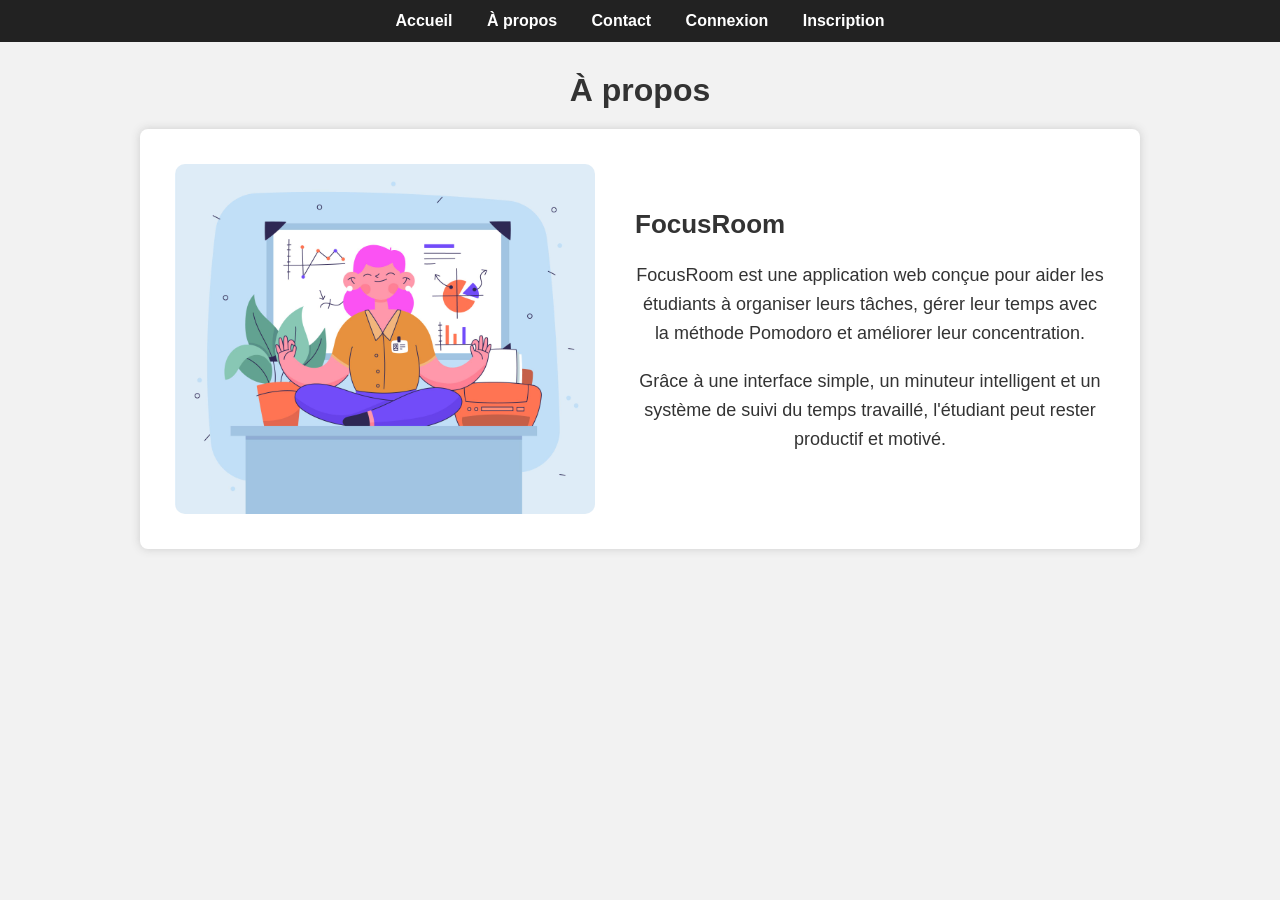
<file: FocusRoom/about.html>
<!DOCTYPE html>
<html lang="fr">
<head>
<meta charset="UTF-8">
<title>À propos</title>
<link rel="stylesheet" href="style.css">
</head>
<body>

<nav>
    <a href="index.html">Accueil</a>
    <a href="about.html">À propos</a>
    <a href="contact.html">Contact</a>
    <a href="login.html">Connexion</a>
    <a href="register.html">Inscription</a>
</nav>
<h1>À propos</h1>

<div class="container about-flex">
    <img src="concentration.jpg" alt="Concentration">

    <div class="about-text">
        <h2>FocusRoom</h2>
        <p>
            FocusRoom est une application web conçue pour aider les étudiants à
            organiser leurs tâches, gérer leur temps avec la méthode Pomodoro
            et améliorer leur concentration.
        </p>
        <p>
            Grâce à une interface simple, un minuteur intelligent et un système
            de suivi du temps travaillé, l'étudiant peut rester productif et motivé.
        </p>
    </div>
</div>
</body>
</html>
</file>
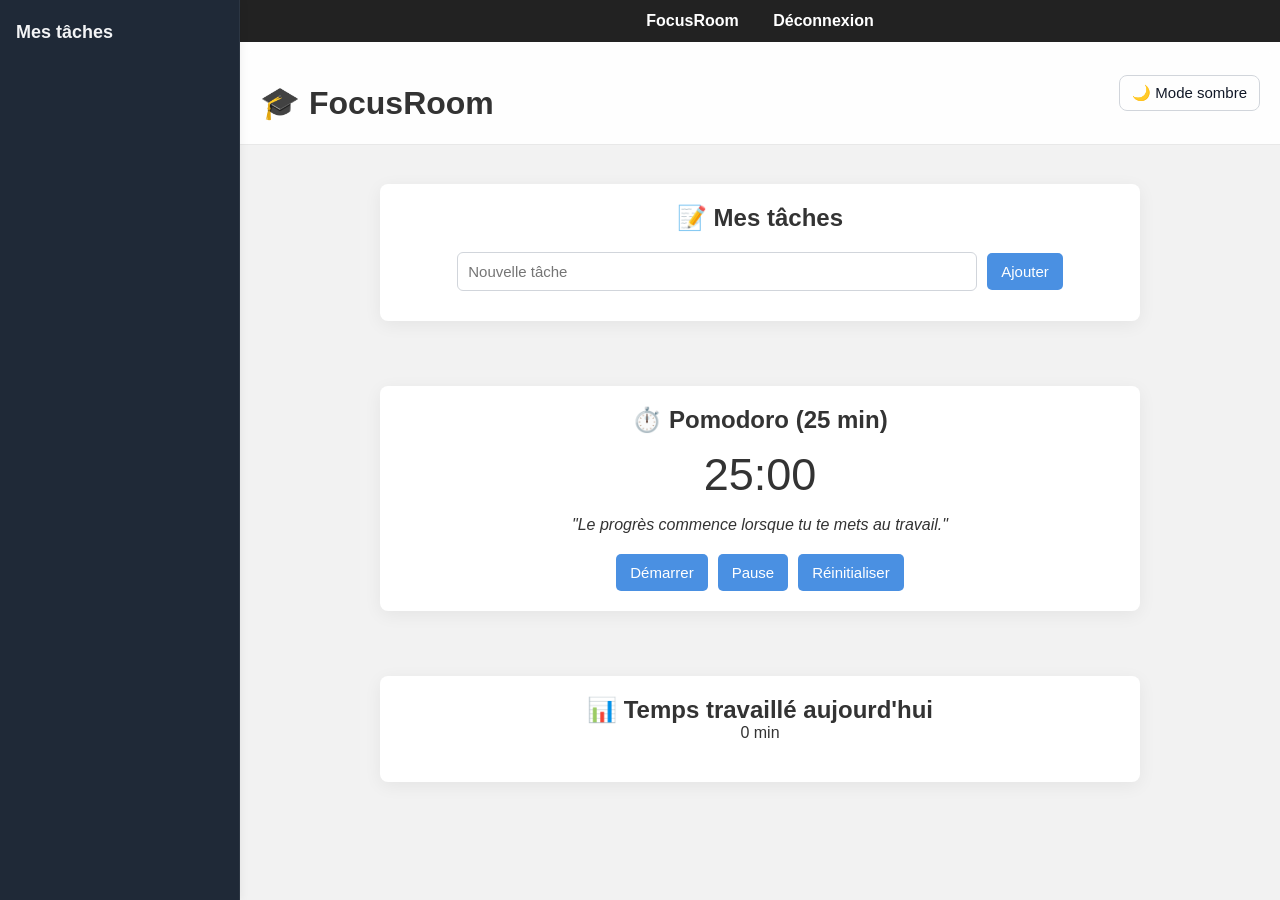
<file: FocusRoom/app.html>
<!DOCTYPE html>
<html lang="fr">
<head>
<meta charset="UTF-8">
<title>FocusRoom App</title>
<link rel="stylesheet" href="style.css">
</head>
<body class="app" onload="initApp()">

<nav>
    <a href="app.html">FocusRoom</a>
    <a href="#" onclick="logout()">Déconnexion</a>
</nav>

<header>
    <h1>🎓 FocusRoom</h1>
    <button id="themeBtn" onclick="toggleTheme()">🌙 Mode sombre</button>
</header>
<div id="sideMenu">
    <h3>Mes tâches</h3>
    <ul id="sideTaskList"></ul>
</div>
<main>
    <section class="card">
        <h2>📝 Mes tâches</h2>
        <div class="row">
            <input type="text" id="taskInput" placeholder="Nouvelle tâche">
            <button onclick="addTask()">Ajouter</button>
        </div>
    </section>

    <section class="card">
        <h2>⏱️ Pomodoro (25 min)</h2>
        <p id="timer">25:00</p>
        <p id="quote" style="margin-top:15px;font-style:italic;"></p>
        <div class="row">
            <button onclick="startTimer()">Démarrer</button>
            <button onclick="pauseTimer()">Pause</button>
            <button onclick="resetTimer()">Réinitialiser</button>
        </div>
    </section>

    <section class="card">
        <h2>📊 Temps travaillé aujourd'hui</h2>
        <p id="workTime">0 min</p>
    </section>
</main>


<script src="script.js"></script>
</body>
</html>
</file>
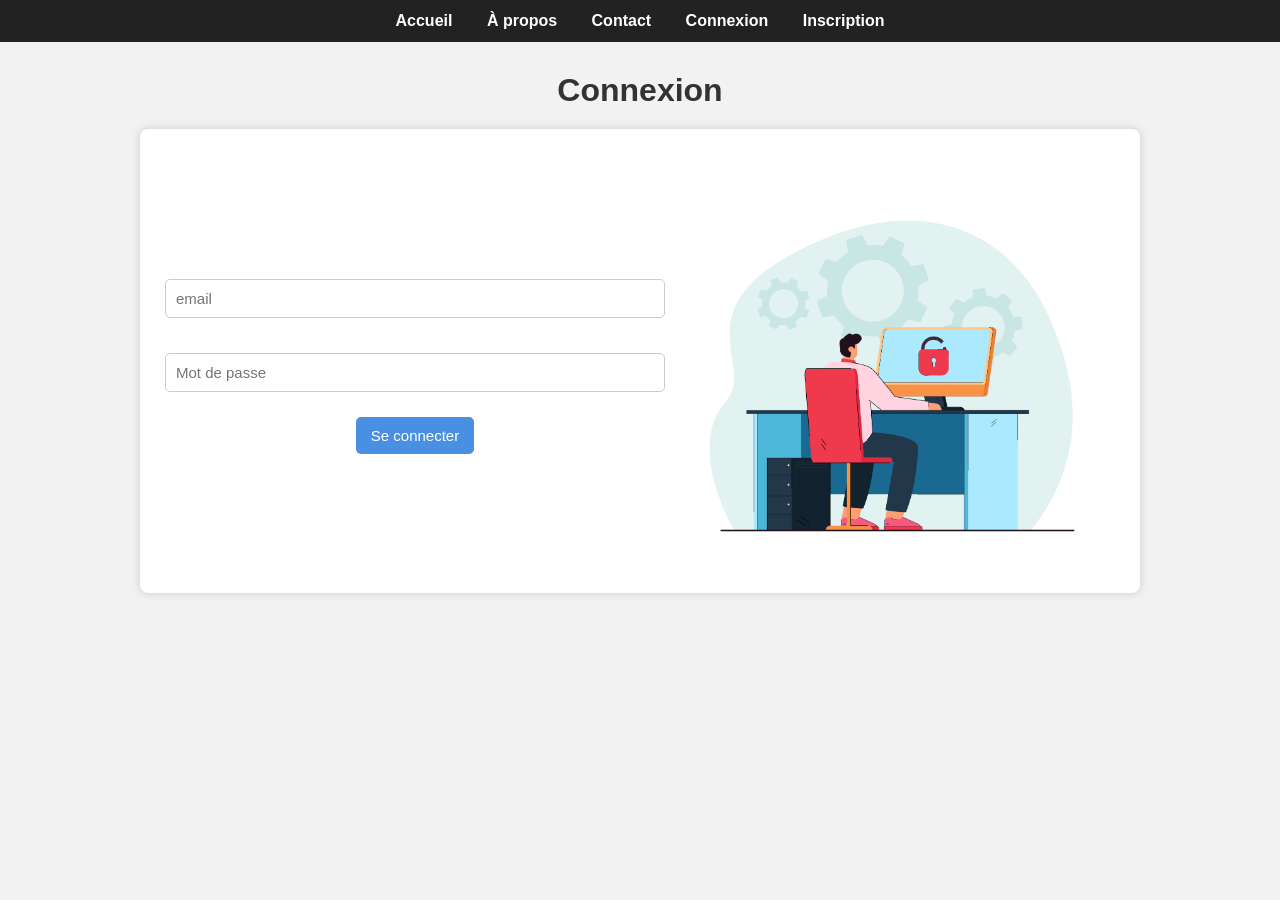
<file: FocusRoom/login.html>
<!DOCTYPE html>
<html lang="fr">
<head>
<meta charset="UTF-8">
<title>Connexion</title>
<link rel="stylesheet" href="style.css">
</head>
<body>

<nav>
    <a href="index.html">Accueil</a>
    <a href="about.html">À propos</a>
    <a href="contact.html">Contact</a>
    <a href="login.html">Connexion</a>
    <a href="register.html">Inscription</a>
</nav>

<h1>Connexion</h1>
<div class="container">
    <form onsubmit="login(event)">
        <input type="email" id="regEmail" placeholder="email" required>
        <input type="password" id="logPass" placeholder="Mot de passe" required>
        <button type="submit">Se connecter</button>
    </form>
    <img src="login.jpg" alt="" width="450" style="margin-top:20px;">
</div>

<script src="script.js"></script>
</body>
</html>
</file>
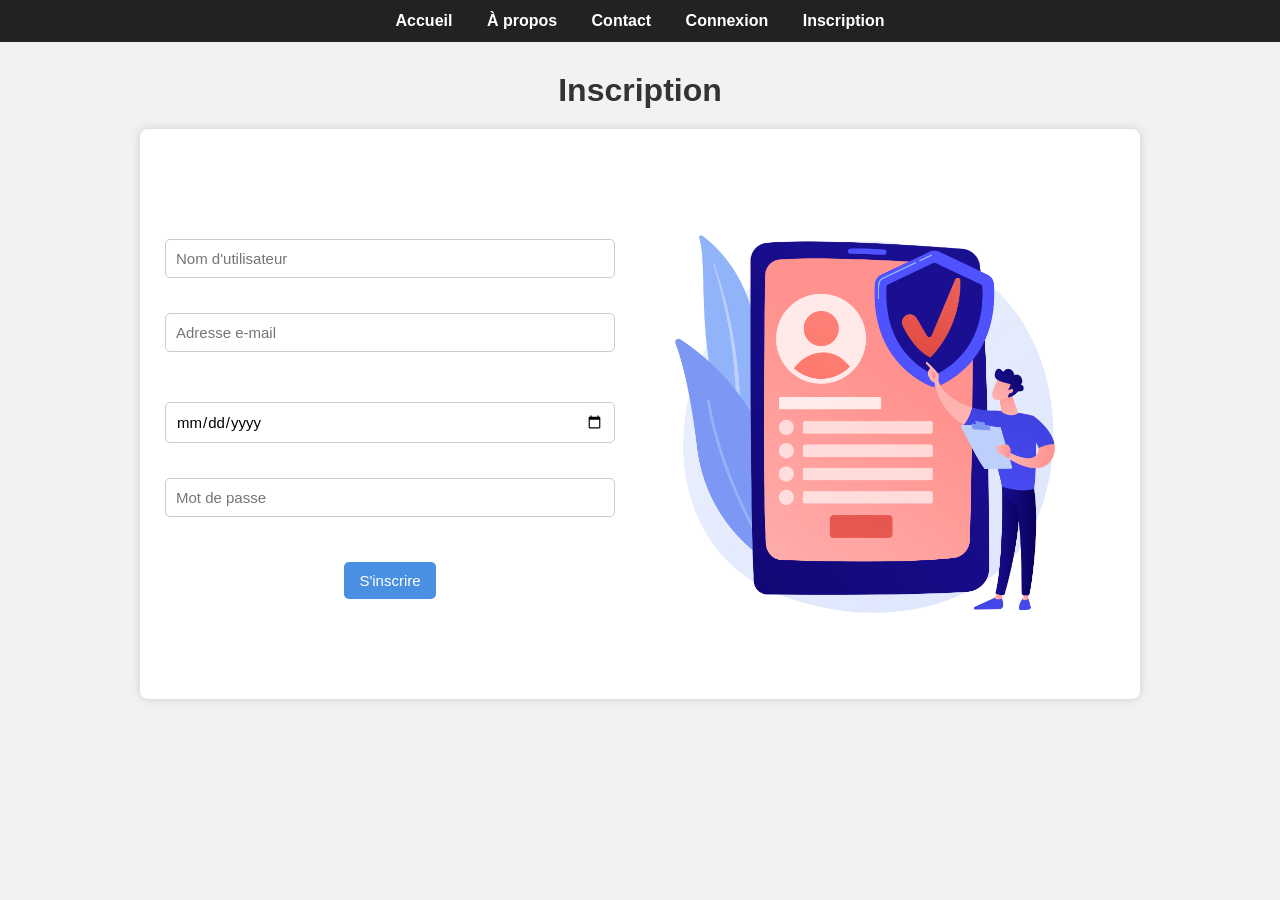
<file: FocusRoom/register.html>
<!DOCTYPE html>
<html lang="fr">
<head>
<meta charset="UTF-8">
<title>Inscription</title>
<link rel="stylesheet" href="style.css">
</head>
<body>

<nav>
    <a href="index.html">Accueil</a>
    <a href="about.html">À propos</a>
    <a href="contact.html">Contact</a>
    <a href="login.html">Connexion</a>
    <a href="register.html">Inscription</a>
</nav>

<h1>Inscription</h1>
<div class="container">
    <form onsubmit="register(event)">
        <input type="text" id="regUser" placeholder="Nom d'utilisateur" required>
        <input type="email" id="regEmail" placeholder="Adresse e-mail" required onchange="verif_mail(this.value)">
        <div id="alert_email" style="color:red; font-size:12px;"></div>
        <input type="date" id="dateNais" placeholder="Date de naissance" required>
        <input type="password" id="regPass" placeholder="Mot de passe" required onchange="verif_mdp(this.value)">
        <div id="alert_mdp" style="color:red; font-size:12px; margin-top:5px;"></div>
        <button type="submit">S'inscrire</button>
    </form>
    <img src="register.jpg" alt="" style="margin-top:20px;"width="500" >
</div>
<script src="script.js"></script>
</body>
</html>
</file>
<file: FocusRoom/style.css>
/* ===== Reset simple ===== */
*{
    margin:0;
    padding:0;
    box-sizing:border-box;
    font-family: Arial, Helvetica, sans-serif;
}
header {
    display: flex;
    justify-content: space-between;
    align-items: center;
    padding: 15px 25px;
}

.app nav,
.app header,
.app main {
    margin-left: 240px;
    width: calc(100% - 240px);
}

.app main {
    display: flex;
    flex-direction: column;
    align-items: center;
    gap: 25px;
    padding: 20px 15px 40px;
}

/* ===== Corps ===== */
body{
    background:#f2f2f2;
    color:#333;
    min-height:100vh;
}

/* ===== Navigation ===== */
nav{
    background:#222;
    padding:12px;
    text-align:center;
}

nav a{
    color:white;
    text-decoration:none;
    margin:0 15px;
    font-weight:bold;
}

nav a:hover{
    text-decoration:underline;
}

/* ===== Titres ===== */
h1{
    text-align:center;
    margin:30px 0 10px;
}

p{
    text-align:center;
    margin-bottom:20px;
}

/* ===== Conteneur principal ===== */
.container{
    display:flex;
    align-items:center;
    width:90%;
    max-width:1000px;
    margin:20px auto;
    background:white;
    padding:25px;
    border-radius:8px;
    box-shadow:0 0 10px #ccc;
}
.container2{
    width:90%;
    max-width:1000px;
    margin:20px auto;
    background:white;
    padding:25px;
    border-radius:8px;
    box-shadow:0 0 10px #ccc;
}
.container form{
    display:flex; flex-direction:column; align-items:center; gap:15px; width:100%;
}
.container1{
    margin-top: 200px;
    text-align: center;
   color: white;
   text-shadow: #000 1px 1px 2px, #000 0 0 25px, #000 0 0 5px;
    padding:25px;
    font-size: x-large;
}
/* ===== About page layout (agrandi) ===== */
.about-flex{
    display:flex;
    align-items:center;
    gap:40px;
    flex-wrap:wrap;
}

.about-flex img{
    width:420px;          /* image plus grande */
    border-radius:10px;
}

.about-text{
    flex:1;
    min-width:300px;
    font-size:18px;      /* texte un peu plus grand */
    line-height:1.6;
}

.about-text h2{
    margin-bottom:15px;
    font-size:26px;
}

/* Agrandir le container seulement pour cette page */
.about-flex.container{
    max-width:1000px;
    padding:35px;
}
/* ===== Formulaires ===== */
input, textarea{
    width:100%;
    padding:10px;
    margin:10px 0;
    border:1px solid #ccc;
    border-radius:5px;
    font-size:15px;
}

textarea{
    resize:none;
    height:120px;
}

/* ===== Boutons ===== */
button{
    
    padding:10px 15px;
    border:none;
    background:#4a90e2;
    color:white;
    border-radius:5px;
    cursor:pointer;
    font-size:15px;
}

button:hover{
    opacity:0.9;
}

/* ===== Listes de tâches ===== */
ul{
    list-style:none;
    margin-top:15px;
}

li{
    
    margin:8px 0;
    padding:10px;
    color: #fff;
    border-radius:5px;
    cursor:pointer;
}
/* ===== MENU GAUCHE ===== */
#sideMenu {
    position: fixed;
    left: 0;
    top: 0;
    width: 240px;
    height: 100vh;
    background: #1f2937;
    padding: 22px 16px;
    overflow-y: auto;
    border-right: 1px solid rgba(255,255,255,0.06);
    box-shadow: 2px 0 8px rgba(0,0,0,0.05);
    z-index: 50;
}

#sideMenu h3{
    margin-bottom:12px;
    font-size:18px;
    color: #f3f4f6;
}

#sideMenu ul{ padding-left:0; margin-top:8px; }

#sideMenu li{
    background: transparent;
    padding:8px 6px;
    border-radius:6px;
    display:flex;
    align-items:center;
    gap:10px;
}

#sideMenu li span{ flex:1; display:inline-block; }

#sideMenu input[type="checkbox"]{
    margin:0;
    width:18px;
    height:18px;
    accent-color:#60a5fa;
}

#sideMenu li:hover{ background: rgba(255,255,255,0.03); cursor:pointer; }

/* Header sticky and translucent */
header {
    display: flex;
    justify-content: space-between;
    align-items: center;
    padding: 12px 20px;
    background: rgba(255,255,255,0.92);
    backdrop-filter: blur(6px);
    position: sticky;
    top: 0;
    z-index: 40;
    box-shadow: 0 1px 0 rgba(0,0,0,0.04);
}

/* Theme button clearer */
#themeBtn{
    background: transparent;
    border:1px solid #d1d5db;
    color: #111827;
    padding:8px 12px;
    border-radius:8px;
    cursor:pointer;
}

/* Main layout: centered column of cards */
main {
    margin-left: 240px;
    display: flex;
    flex-direction: column;
    align-items: center;
    gap: 20px;
    padding: 24px 20px 40px;
}

/* ===== TÂCHES MENU ===== */


/* ===== MODE PLEIN ÉCRAN TIMER ===== */
.fullscreen {
    position: fixed !important;
    inset: 0 !important; /* top:0; right:0; bottom:0; left:0 */
    width: 100% !important;
    height: 100% !important;
    margin: 0 !important;
    padding: 0 !important;
    border-radius: 0 !important;
    background: #ffffff !important;
    z-index: 2147483647 !important;
    display: flex !important;
    justify-content: center !important;
    align-items: center !important;
    flex-direction: column !important;
    font-size: 60px !important;
    box-shadow: none !important;
    max-width: none !important;
    overflow: hidden !important;
}

/* When a card is fullscreen hide side UI and prevent body scroll */
body.fullscreen-active{
    overflow: hidden !important;
}

body.fullscreen-active #sideMenu,
body.fullscreen-active header,
body.fullscreen-active nav{
    display: none !important;
}
/* ===== Timer ===== */
#timer{
    font-size:45px;
    text-align:center;
    margin:15px 0;
}

/* ===== Cartes (sections app) ===== */
.card{
    margin:20px auto;
    padding:20px;
    width:100%;
    max-width:760px;
    background:white;
    border-radius:8px;
    box-shadow:0 4px 18px rgba(0,0,0,0.06);
    text-align:center;
}

.row{
    display:flex;
    gap:10px;
    justify-content:center;
    align-items:center;
    flex-wrap:wrap;
    margin-top:10px;
}

.row input{
    flex:1;
    min-width:180px;
    max-width:520px;
    padding:10px;
    border-radius:6px;
    border:1px solid #d1d5db;
}

.row button{
    padding:10px 14px;
}

@media (max-width: 900px){
    .app nav, .app header, .app main{ margin-left:0; width:100%; }
    #sideMenu{ position:relative; width:100%; height:auto; border-right:none; box-shadow:none; }
    header{ position:relative; }
    main{ padding-top:10px; }
}
.background{
    background-image: url('acc.webp');
    background-size: cover;
    background-position: center;
    min-height: 100vh;
}
/* ===== Footer ===== */
footer{
    text-align:center;
    margin-top:30px;
    padding:15px;
    background:#222;
    color:white;
}

/* ===== Mode sombre ===== */
.dark{
    background:#121212;
    color:white;
}

.dark .container,
.dark .card{
    background:#1e1e1e;
}

.dark nav{
    background:#000;
}

.task-done {
    text-decoration: line-through;
    opacity: 0.6;
}
.task-item {
    display: flex;
    align-items: center;
    gap: 10px;
    margin: 8px 0;
}
</file>
